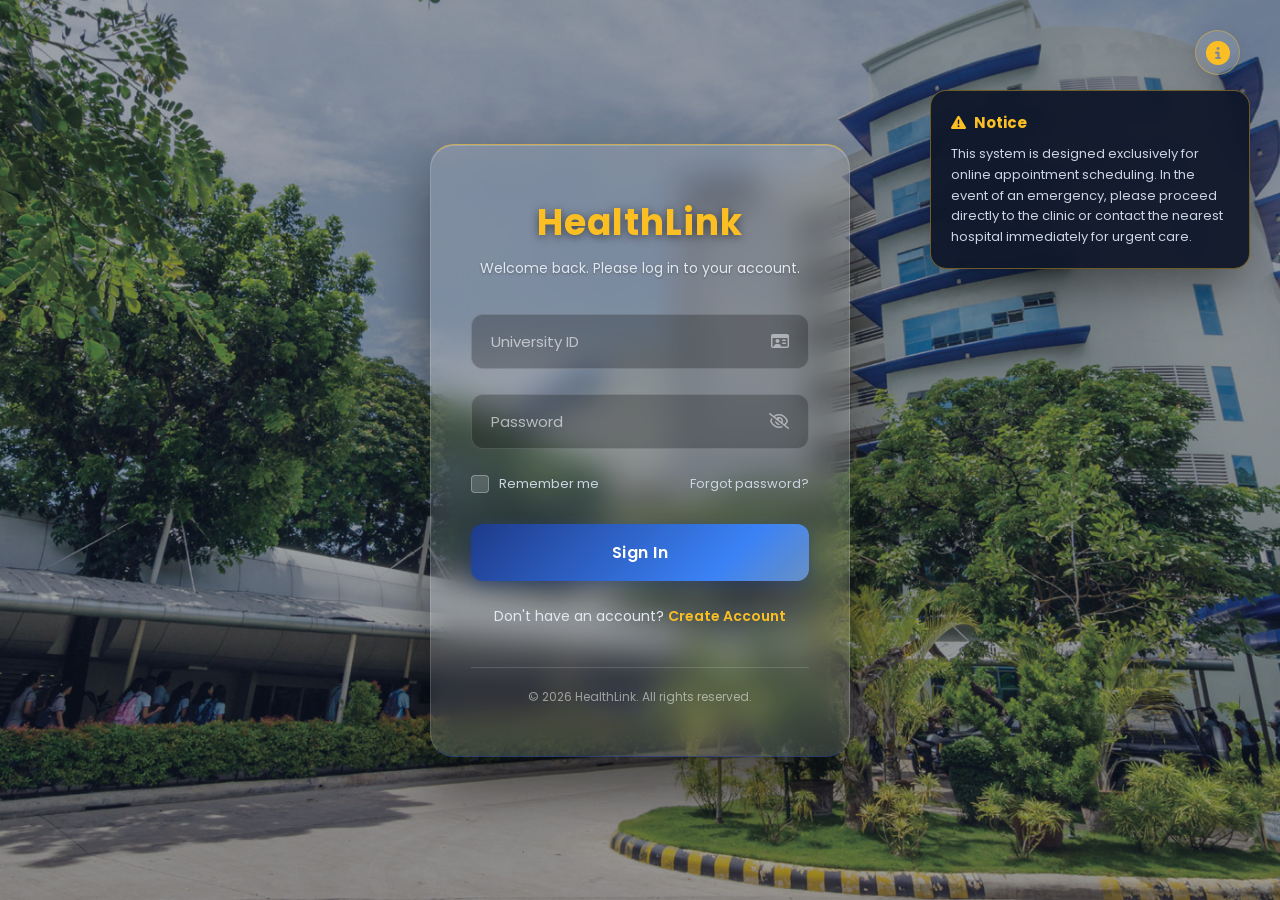
<file: index.html>
<!DOCTYPE html>
<html lang="en">
<head>
    <meta charset="UTF-8">
    <meta name="viewport" content="width=device-width, initial-scale=1.0">
    <title>USTP HealthLink | Login</title>
    
    <link href="https://fonts.googleapis.com/css2?family=Poppins:wght@300;400;500;600;700&display=swap" rel="stylesheet">
    <link rel="stylesheet" href="https://cdnjs.cloudflare.com/ajax/libs/font-awesome/6.4.0/css/all.min.css">
    
    <link rel="stylesheet" href="style.css">
</head>
<body>

    <!-- Toast Notification -->
    <div id="toast" class="toast">
        <div class="toast-icon">
            <i class="fa-solid fa-circle-exclamation"></i>
        </div>
        <div class="toast-content">
            <h4>Login Failed</h4>
            <p>Invalid University ID or Password.</p>
        </div>
        <div class="toast-close" onclick="closeToast()">
            <i class="fa-solid fa-xmark"></i>
        </div>
    </div>

    <!-- Notice Icon -->
    <div class="notice-container">
        <button class="notice-btn" id="noticeBtn" title="Important Notice">
            <i class="fa-solid fa-circle-info"></i>
        </button>
        
        <div class="notice-popup" id="noticePopup">
            <div class="notice-header">
                <i class="fa-solid fa-triangle-exclamation"></i> Notice
            </div>
            <p>This system is designed exclusively for online appointment scheduling. In the event of an emergency, please proceed directly to the clinic or contact the nearest hospital immediately for urgent care.</p>
        </div>
    </div>

    <div class="background-glow"></div>

    <div class="login-container">
        <div class="login-card" id="loginCard">
            <div class="login-header">
                <h1>HealthLink</h1>
                <p>Welcome back. Please log in to your account.</p>
            </div>

            <form class="login-form" id="loginForm">
                
                <div class="input-group">
                    <input type="text" id="username" required placeholder=" ">
                    <label for="username">University ID</label>
                    <i class="fa-regular fa-id-card static-icon"></i>
                </div>

                <div class="input-group">
                    <input type="password" id="password" required placeholder=" ">
                    <label for="password">Password</label>
                    <i class="fa-regular fa-eye-slash interactive-icon" id="toggleIcon"></i>
                </div>

                <div class="options">
                    <label class="custom-checkbox">
                        <input type="checkbox" id="remember">
                        <span class="checkmark"></span>
                        Remember me
                    </label>
                    <a href="#" class="forgot-link">Forgot password?</a>
                </div>

                <button type="submit" class="login-btn" id="loginBtn">
                    <span>Sign In</span>
                </button>

                <div class="signup-link">
                    Don't have an account? <a href="#">Create Account</a>
                </div>
            </form>

            <div class="card-footer">
                &copy; 2026 HealthLink. All rights reserved.
            </div>
        </div>
    </div>

    <!-- Load Global Scripts -->
    <script src="script.js"></script>

    <!-- Inline Script for Notice Popup Logic -->
    <script>
        document.addEventListener('DOMContentLoaded', () => {
            const noticeBtn = document.getElementById('noticeBtn');
            const noticePopup = document.getElementById('noticePopup');

            if (noticeBtn && noticePopup) {
                // 1. Start unhighlighted
                noticeBtn.classList.add('hidden');

                // 2. Auto-show after 100ms
                setTimeout(() => {
                    noticePopup.classList.add('show');
                    noticeBtn.classList.remove('hidden'); 
                }, 100);

                // 3. Auto-hide after 3 seconds
                setTimeout(() => {
                    noticePopup.classList.remove('show');
                    noticeBtn.classList.add('hidden');
                }, 3100);

                // 4. Toggle on manual click
                noticeBtn.addEventListener('click', (e) => {
                    e.stopPropagation();
                    noticePopup.classList.toggle('show');
                    
                    if (noticePopup.classList.contains('show')) {
                        noticeBtn.classList.remove('hidden');
                    } else {
                        noticeBtn.classList.add('hidden');
                    }
                });

                // 5. Close on outside click
                document.addEventListener('click', (e) => {
                    if (!noticePopup.contains(e.target) && !noticeBtn.contains(e.target)) {
                        noticePopup.classList.remove('show');
                        noticeBtn.classList.add('hidden');
                    }
                });
            }
        });
    </script>
</body>
</html>
</file>
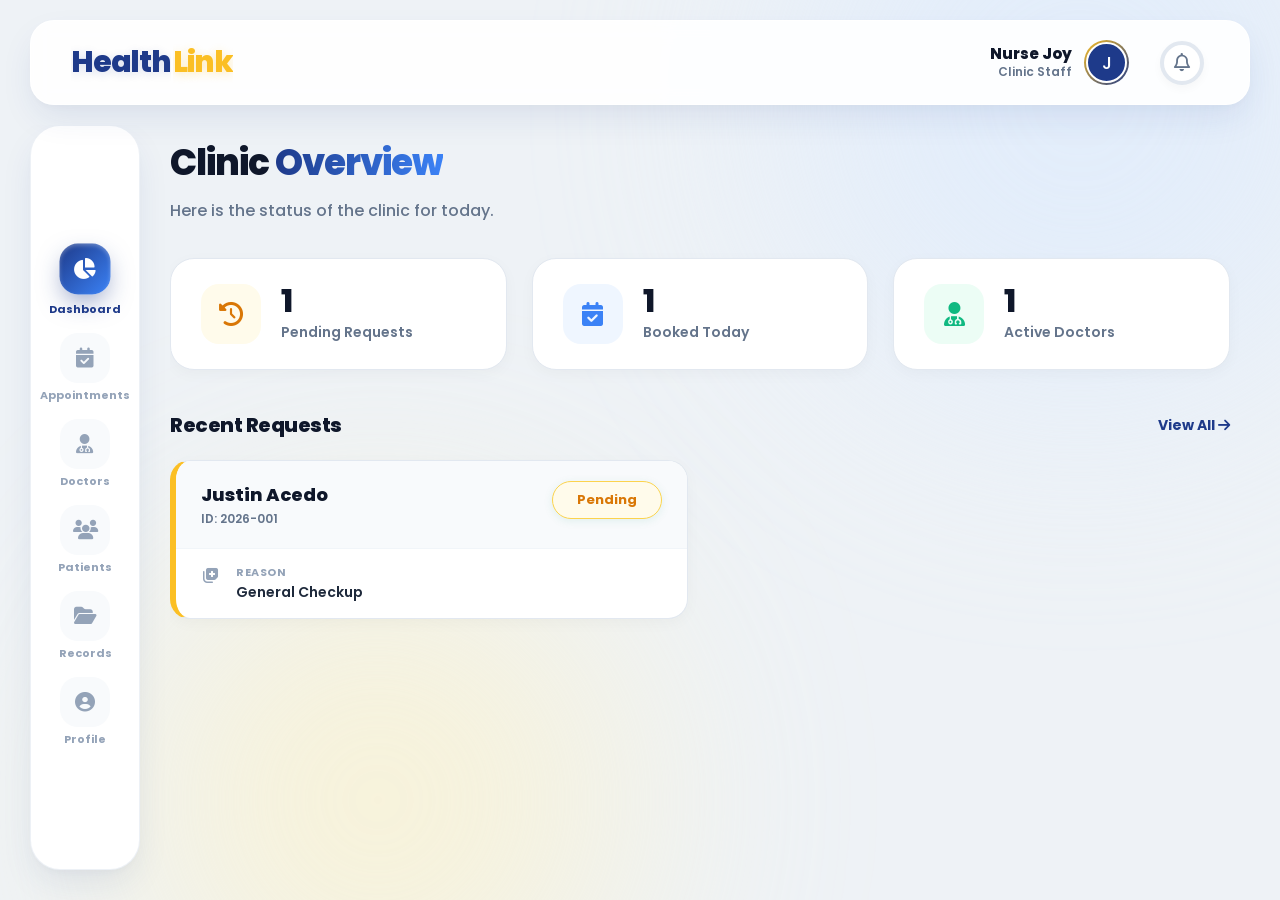
<file: nurse_dashboard.html>
<!DOCTYPE html>
<html lang="en">
<head>
    <meta charset="UTF-8">
    <meta name="viewport" content="width=device-width, initial-scale=1.0">
    <title>USTP HealthLink | Nurse Portal</title>
    
    <link href="https://fonts.googleapis.com/css2?family=Poppins:wght@300;400;500;600;700;800&display=swap" rel="stylesheet">
    <link rel="stylesheet" href="https://cdnjs.cloudflare.com/ajax/libs/font-awesome/6.4.0/css/all.min.css">
    
    <link rel="stylesheet" href="style.css">
</head>
<body class="dashboard-body">

    <div class="bg-canvas">
        <div class="glow glow-blue"></div>
        <div class="glow glow-gold"></div>
    </div>

    <div class="app-container">
        
        <!-- Top Header -->
        <header class="top-header">
            <div class="brand-logo" style="cursor: default;">
                <span class="text-blue">Health</span><span class="text-gold">Link</span>
            </div>

            <div class="header-right-side">
                
                <!-- Profile Button -->
                <div class="profile-btn" onclick="switchNurseTab(event, 'profile')">
                    <div class="user-info">
                        <h2>Nurse Joy</h2>
                        <p>Clinic Staff</p>
                    </div>
                    <div class="user-avatar">
                        <span class="avatar-fallback nurse-avatar" title="Joy">J</span>
                    </div>
                </div>

                <!-- Notifications -->
                <div class="notification-container">
                    <button class="notification-btn" id="notifBtn" title="Notifications">
                        <i class="fa-regular fa-bell"></i>
                    </button>
                    
                    <div class="notice-popup notification-popup" id="notifPopup">
                        <div class="notice-header">
                            <i class="fa-regular fa-bell"></i> Notifications
                        </div>
                        <div class="notif-list">
                            <div class="notif-empty">
                                <div class="notif-empty-icon">
                                    <i class="fa-regular fa-bell-slash"></i>
                                </div>
                                <h4>All caught up!</h4>
                                <p>You have no new notifications at this time.</p>
                            </div>
                        </div>
                    </div>
                </div>

            </div>
        </header>

        <!-- Main Layout -->
        <div class="main-layout">
            
            <!-- Left Panel -->
            <aside class="left-panel">
                <div class="nav-track">
                    <a href="#" class="nav-item active" id="nav-overview" onclick="switchNurseTab(event, 'overview')">
                        <div class="nav-icon"><i class="fa-solid fa-chart-pie"></i></div>
                        <span>Dashboard</span>
                    </a>
                    <a href="#" class="nav-item" id="nav-appointments" onclick="switchNurseTab(event, 'appointments')">
                        <div class="nav-icon"><i class="fa-solid fa-calendar-check"></i></div>
                        <span>Appointments</span>
                    </a>
                    <a href="#" class="nav-item" id="nav-doctors" onclick="switchNurseTab(event, 'doctors')">
                        <div class="nav-icon"><i class="fa-solid fa-user-doctor"></i></div>
                        <span>Doctors</span>
                    </a>
                    <a href="#" class="nav-item" id="nav-patients" onclick="switchNurseTab(event, 'patients')">
                        <div class="nav-icon"><i class="fa-solid fa-users"></i></div>
                        <span>Patients</span>
                    </a>
                    <a href="#" class="nav-item" id="nav-records" onclick="switchNurseTab(event, 'records')">
                        <div class="nav-icon"><i class="fa-solid fa-folder-open"></i></div>
                        <span>Records</span>
                    </a>
                    <a href="#" class="nav-item" id="nav-profile" onclick="switchNurseTab(event, 'profile')">
                        <div class="nav-icon"><i class="fa-solid fa-user-circle"></i></div>
                        <span>Profile</span>
                    </a>
                </div>
            </aside>

            <!-- Right Panel -->
            <main class="right-panel">
                
                <!-- Overview Dashboard -->
                <div id="view-overview" class="page-view active-view">
                    <div class="welcome-banner">
                        <div class="welcome-text">
                            <h1>Clinic <span>Overview</span></h1>
                            <p>Here is the status of the clinic for today.</p>
                        </div>
                    </div>

                    <div class="nurse-stats-grid">
                        <div class="nurse-stat-card">
                            <div class="stat-icon yellow"><i class="fa-solid fa-clock-rotate-left"></i></div>
                            <div class="stat-info">
                                <h3>1</h3>
                                <p>Pending Requests</p>
                            </div>
                        </div>
                        <div class="nurse-stat-card">
                            <div class="stat-icon blue"><i class="fa-solid fa-calendar-check"></i></div>
                            <div class="stat-info">
                                <h3>1</h3>
                                <p>Booked Today</p>
                            </div>
                        </div>
                        <div class="nurse-stat-card">
                            <div class="stat-icon green"><i class="fa-solid fa-user-doctor"></i></div>
                            <div class="stat-info">
                                <h3>1</h3>
                                <p>Active Doctors</p>
                            </div>
                        </div>
                    </div>

                    <div class="content-section" style="margin-top: 40px;">
                        <div class="section-header" style="display: flex; justify-content: space-between; align-items: center; margin-bottom: 20px;">
                            <h3 style="font-size: 20px; font-weight: 800; color: #0f172a;">Recent Requests</h3>
                            <a href="#" onclick="switchNurseTab(event, 'appointments')" style="color: #1e3a8a; font-weight: 700; text-decoration: none; font-size: 14px;">View All <i class="fa-solid fa-arrow-right"></i></a>
                        </div>
                        <div class="approval-grid">
                            <div class="approval-card" style="border-left-color: #fbbf24;">
                                <div class="approval-card-header">
                                    <div class="student-info">
                                        <h3>Justin Acedo</h3>
                                        <p>ID: 2026-001</p>
                                    </div>
                                    <span class="status-badge pending">Pending</span>
                                </div>
                                <div class="approval-card-body" style="padding: 15px 25px;">
                                    <div class="info-row">
                                        <i class="fa-solid fa-notes-medical"></i>
                                        <div>
                                            <span class="info-label">Reason</span>
                                            <span class="info-value">General Checkup</span>
                                        </div>
                                    </div>
                                </div>
                            </div>
                        </div>
                    </div>
                </div>

                <!-- Appointments -->
                <div id="view-appointments" class="page-view">
                    <div class="welcome-banner" style="display: flex; justify-content: space-between; align-items: flex-end;">
                        <div class="welcome-text">
                            <h1>Active <span>Appointments</span></h1>
                            <p>Monitor and manage all clinic appointments.</p>
                        </div>
                    </div>

                    <div class="appt-controls">
                        <div class="appt-tabs">
                            <button class="appt-tab active" id="tab-all" onclick="filterAppointments('all')">All Active</button>
                            <button class="appt-tab" id="tab-pending" onclick="filterAppointments('pending')">Pending</button>
                            <button class="appt-tab" id="tab-confirmed" onclick="filterAppointments('confirmed')">Confirmed</button>
                        </div>
                        <div class="appt-search">
                            <i class="fa-solid fa-magnifying-glass"></i>
                            <input type="text" placeholder="Search appointments...">
                        </div>
                    </div>

                    <div class="admin-table-container" style="padding: 0; overflow: hidden;">
                        <table class="admin-table" id="appointments-table">
                            <thead style="background: #f8fafc;">
                                <tr>
                                    <th style="padding-left: 25px;">Patient</th>
                                    <th>Doctor</th>
                                    <th>Date & Time</th>
                                    <th>Reason</th>
                                    <th>Status</th>
                                    <th style="text-align: right; padding-right: 25px;">Actions</th>
                                </tr>
                            </thead>
                            <tbody>
                                <!-- Row 1: Confirmed (Upcoming) - UPDATED TO JUSTIN -->
                                <tr class="appt-row" data-status="confirmed">
                                    <td style="padding-left: 25px;">
                                        <div class="table-user">
                                            <div class="table-avatar" style="background: #e0e7ff; color: #4338ca;">J</div>
                                            <div class="table-user-info">
                                                <h4>Justin Jacob Acedo</h4>
                                                <p>justin.acedo@ustp.edu.ph</p>
                                            </div>
                                        </div>
                                    </td>
                                    <td><strong>Dr. Mabini</strong></td>
                                    <td>2026-11-24<br><span style="font-size:12px; color:#64748b;">1:00 PM</span></td>
                                    <td>Dental Checkup</td>
                                    <td><span class="status-badge confirmed">Confirmed</span></td>
                                    <td style="text-align: right; padding-right: 25px;">
                                        <button class="action-btn view" onclick="moveToRecords(this)"><i class="fa-solid fa-check"></i> Mark Completed</button>
                                    </td>
                                </tr>
                                <!-- Row 2: Pending -->
                                <tr class="appt-row" data-status="pending">
                                    <td style="padding-left: 25px;">
                                        <div class="table-user">
                                            <div class="table-avatar" style="background: #fffbeb; color: #d97706;">A</div>
                                            <div class="table-user-info">
                                                <h4>Andres Bonifacio</h4>
                                                <p>andres.b@ustp.edu.ph</p>
                                            </div>
                                        </div>
                                    </td>
                                    <td><strong>Dr. Jose Rizal</strong></td>
                                    <td>2026-11-26<br><span style="font-size:12px; color:#64748b;">3:00 AM</span></td>
                                    <td>Medical Consultation</td>
                                    <td><span class="status-badge pending">Pending</span></td>
                                    <td style="text-align: right; padding-right: 25px;">
                                        <button class="action-btn approve" onclick="approveAppointment(this)"><i class="fa-solid fa-check"></i> Approve</button>
                                        <button class="action-btn reject" onclick="rejectAppointment(this)"><i class="fa-solid fa-xmark"></i></button>
                                    </td>
                                </tr>
                            </tbody>
                        </table>
                    </div>
                </div>

                <!-- Doctors -->
                <div id="view-doctors" class="page-view">
                    <div class="welcome-banner" style="display: flex; justify-content: space-between; align-items: flex-end;">
                        <div class="welcome-text">
                            <h1>Doctor <span>Schedule</span></h1>
                            <p>Manage which doctors are currently active for booking.</p>
                        </div>
                        <button class="profile-btn-primary" onclick="openAddDoctorModal()" style="margin-bottom: 10px;">
                            <i class="fa-solid fa-plus"></i> Add Doctor
                        </button>
                    </div>

                    <div class="content-section">
                        <div class="admin-table-container">
                            <table class="admin-table" id="doctor-table">
                                <thead>
                                    <tr>
                                        <th>Doctor Name</th>
                                        <th>Specialty</th>
                                        <th>Schedule</th>
                                        <th>Status</th>
                                        <th>Action</th>
                                    </tr>
                                </thead>
                                <tbody id="doctor-table-body">
                                    <tr id="doc-row-1">
                                        <td><strong>Dr. Mabini</strong></td>
                                        <td>General Physician</td>
                                        <td><span id="doc-sched-1" style="font-size: 13px; color: #64748b;">Mon-Fri, 8:00 AM - 12:00 PM</span></td>
                                        <td><span class="status-badge confirmed" id="doc-status-1">Active</span></td>
                                        <td>
                                            <button class="action-btn" style="margin-right: 5px;" onclick="openScheduleModal(1, 'Dr. Mabini')">Manage Schedule</button>
                                            <button class="action-btn" id="doc-btn-1" onclick="toggleDoctorStatus(1)">Set On Leave</button>
                                            <button class="action-btn reject" onclick="removeDoctor(1)"><i class="fa-solid fa-trash"></i></button>
                                        </td>
                                    </tr>
                                    <tr id="doc-row-2">
                                        <td><strong>Dr. Jose Rizal</strong></td>
                                        <td>General Dentist</td>
                                        <td><span id="doc-sched-2" style="font-size: 13px; color: #64748b;">Tue-Thu, 1:00 PM - 4:00 PM</span></td>
                                        <td><span class="status-badge" id="doc-status-2" style="background:#f1f5f9; color:#64748b; border-color:#e2e8f0;">On Leave</span></td>
                                        <td>
                                            <button class="action-btn" style="margin-right: 5px;" onclick="openScheduleModal(2, 'Dr. Jose Rizal')">Manage Schedule</button>
                                            <button class="action-btn" id="doc-btn-2" onclick="toggleDoctorStatus(2)">Set Active</button>
                                            <button class="action-btn reject" onclick="removeDoctor(2)"><i class="fa-solid fa-trash"></i></button>
                                        </td>
                                    </tr>
                                </tbody>
                            </table>
                        </div>
                    </div>
                </div>

                <!-- Patients -->
                <div id="view-patients" class="page-view">
                    <div class="welcome-banner">
                        <div class="welcome-text">
                            <h1>Patient <span>Directory</span></h1>
                            <p>Search and view student medical histories.</p>
                        </div>
                    </div>
                    <div class="profile-card" style="text-align: center; padding: 60px;">
                        <i class="fa-solid fa-users" style="font-size: 40px; color: #cbd5e1; margin-bottom: 15px;"></i>
                        <h3 style="color: #0f172a; font-size: 20px;">Patient Database</h3>
                        <p style="color: #64748b; margin-top: 5px;">This feature is coming soon in full development.</p>
                    </div>
                </div>

                <!-- Records (Completed Visits) -->
                <div id="view-records" class="page-view">
                    <div class="welcome-banner">
                        <div class="welcome-text">
                            <h1>Medical <span>Records</span></h1>
                            <p>Manage completed clinic visit logs.</p>
                        </div>
                    </div>
                    
                    <div class="admin-table-container" style="padding: 0; overflow: hidden;">
                        <table class="admin-table">
                            <thead style="background: #f8fafc;">
                                <tr>
                                    <th style="padding-left: 25px;">Patient</th>
                                    <th>Doctor</th>
                                    <th>Date & Time</th>
                                    <th>Reason</th>
                                    <th>Status</th>
                                    <th style="text-align: right; padding-right: 25px;">Actions</th>
                                </tr>
                            </thead>
                            <tbody id="records-table-body">
                                <!-- Row 1: Existing historical record -->
                                <tr>
                                    <td style="padding-left: 25px;">
                                        <div class="table-user">
                                            <div class="table-avatar" style="background: #f3e8ff; color: #9333ea;">M</div>
                                            <div class="table-user-info">
                                                <h4>Maria Clara</h4>
                                                <p>maria.clara@ustp.edu.ph</p>
                                            </div>
                                        </div>
                                    </td>
                                    <td><strong>Dr. Rizal</strong></td>
                                    <td>2026-11-20<br><span style="font-size:12px; color:#64748b;">10:00 AM</span></td>
                                    <td>Dental Checkup</td>
                                    <td><span class="status-badge confirmed" style="background: #f0fdf4; color: #16a34a; border-color: #bbf7d0;">Completed</span></td>
                                    <td style="text-align: right; padding-right: 25px;">
                                        <button class="action-btn view" onclick="alert('View Medical Record')"><i class="fa-solid fa-eye"></i> View</button>
                                    </td>
                                </tr>
                            </tbody>
                        </table>
                    </div>
                </div>

                <!-- Profile -->
                <div id="view-profile" class="page-view">
                    <div class="welcome-banner">
                        <div class="welcome-text">
                            <h1>My <span>Profile</span></h1>
                            <p>Manage your account information and settings.</p>
                        </div>
                    </div>

                    <div class="profile-content">
                        <div class="profile-hero-card">
                            <div class="profile-hero-bg"></div>
                            <div class="profile-hero-content">
                                <div class="profile-hero-avatar">
                                    <span class="avatar-fallback nurse-avatar" title="Joy">J</span>
                                </div>
                                <h1>Nurse Joy</h1>
                                <p>Registered Nurse | Clinic Staff</p>
                                <span class="profile-status-badge"><i class="fa-solid fa-check-circle"></i> Active Duty</span>
                            </div>
                        </div>

                        <div class="profile-card">
                            <h2 class="profile-card-title">Staff Information</h2>
                            <p class="profile-card-note">These fields are managed by the system administrator.</p>

                            <div class="profile-grid">
                                <div class="profile-field">
                                    <span class="profile-field-label">Staff ID</span>
                                    <span class="profile-field-value">NURSE-001</span>
                                </div>
                                <div class="profile-field">
                                    <span class="profile-field-label">Full Name</span>
                                    <span class="profile-field-value">Nurse Joy</span>
                                </div>
                                <div class="profile-field">
                                    <span class="profile-field-label">University Email</span>
                                    <span class="profile-field-value">nurse.joy@ustp.edu.ph</span>
                                </div>
                                <div class="profile-field">
                                    <span class="profile-field-label">Role</span>
                                    <span class="profile-field-value">Nurse</span>
                                </div>
                            </div>
                        </div>

                        <div class="logout-section">
                            <p class="logout-text">You'll need to sign in again to access your account.</p>
                            <button type="button" class="profile-btn-danger" onclick="confirmLogout()">
                                Log out
                            </button>
                        </div>
                    </div>
                </div>

            </main>
        </div>
    </div>

    <!-- Logout Confirm Modal -->
    <div class="modal-backdrop" id="confirm-modal" hidden>
        <div class="modal-card">
            <h3 class="modal-title" id="confirm-title">Confirm</h3>
            <p class="modal-text" id="confirm-text">Are you sure?</p>
            <div class="modal-actions">
                <button type="button" class="modal-btn-secondary" id="confirm-cancel">Cancel</button>
                <button type="button" class="modal-btn-primary" id="confirm-ok">Confirm</button>
            </div>
        </div>
    </div>

    <!-- Add Doctor Modal -->
    <div class="modal-backdrop" id="doctor-modal" hidden>
        <div class="modal-card">
            <h3 class="modal-title">Add New Doctor</h3>
            <form id="add-doctor-form" onsubmit="saveNewDoctor(event)">
                <div class="profile-label" style="margin-bottom: 15px;">
                    <label>Doctor Name</label>
                    <input type="text" id="new-doc-name" placeholder="e.g., Dela Cruz (Do not include 'Dr.')" required>
                </div>
                <div class="profile-label" style="margin-bottom: 25px;">
                    <label>Specialty</label>
                    <select id="new-doc-specialty" required>
                        <option value="" disabled selected>Select specialty...</option>
                        <option value="General Physician">General Physician</option>
                        <option value="General Dentist">General Dentist</option>
                    </select>
                </div>
                <div class="modal-actions">
                    <button type="button" class="modal-btn-secondary" onclick="closeAddDoctorModal()">Cancel</button>
                    <button type="submit" class="modal-btn-primary">Save Doctor</button>
                </div>
            </form>
        </div>
    </div>

    <!-- Manage Schedule Modal -->
    <div class="modal-backdrop" id="schedule-modal" hidden>
        <div class="modal-card">
            <h3 class="modal-title" id="schedule-modal-title">Manage Schedule</h3>
            <form id="schedule-form" onsubmit="saveSchedule(event)">
                <input type="hidden" id="sched-doc-id">
                <div class="profile-label" style="margin-bottom: 15px;">
                    <label>Days Available</label>
                    <input type="text" id="sched-days" placeholder="e.g., Monday to Friday, or Mon/Wed/Fri" required>
                </div>
                <div class="profile-row">
                    <div class="profile-label">
                        <label>Start Time</label>
                        <input type="time" id="sched-start" required>
                    </div>
                    <div class="profile-label">
                        <label>End Time</label>
                        <input type="time" id="sched-end" required>
                    </div>
                </div>
                <div class="modal-actions">
                    <button type="button" class="modal-btn-secondary" onclick="closeScheduleModal()">Cancel</button>
                    <button type="submit" class="modal-btn-primary">Save Schedule</button>
                </div>
            </form>
        </div>
    </div>

    <script src="script.js"></script>

    <script>
        // Tab Switching
        function switchNurseTab(event, tabName) {
            if (event) event.preventDefault();
            
            document.querySelectorAll('.page-view').forEach(view => view.classList.remove('active-view'));
            document.querySelectorAll('.nav-item').forEach(nav => nav.classList.remove('active'));

            const viewId = 'view-' + tabName;
            const navId = 'nav-' + tabName;

            if (document.getElementById(viewId)) {
                document.getElementById(viewId).classList.add('active-view');
                document.getElementById(navId).classList.add('active');
            }
        }

        // Appointment Action Logic
        function filterAppointments(status) {
            document.querySelectorAll('.appt-tab').forEach(tab => tab.classList.remove('active'));
            document.getElementById('tab-' + status).classList.add('active');

            const rows = document.querySelectorAll('.appt-row');
            rows.forEach(row => {
                const rowStatus = row.getAttribute('data-status');
                if (status === 'all' || rowStatus === status) {
                    row.style.display = ''; 
                } else {
                    row.style.display = 'none'; 
                }
            });
        }

        function approveAppointment(btn) {
            const row = btn.closest('tr');
            row.setAttribute('data-status', 'confirmed');
            
            const badge = row.querySelector('.status-badge');
            badge.className = 'status-badge confirmed';
            badge.textContent = 'Confirmed';
            
            const actionCell = row.querySelector('td:last-child');
            actionCell.innerHTML = `<button class="action-btn view" onclick="moveToRecords(this)"><i class="fa-solid fa-check"></i> Mark Completed</button>`;
            
            const activeTab = document.querySelector('.appt-tab.active').id.replace('tab-', '');
            filterAppointments(activeTab);
        }

        function rejectAppointment(btn) {
            if(confirm('Are you sure you want to cancel this appointment?')) {
                const row = btn.closest('tr');
                row.remove();
            }
        }

        function moveToRecords(btn) {
            const row = btn.closest('tr');
            const patientName = row.querySelector('h4').textContent;
            
            if(confirm(`Mark ${patientName}'s appointment as Completed and move to Records?`)) {
                const rowHTML = row.outerHTML;
                const recordsBody = document.getElementById('records-table-body');
                const newRow = document.createElement('tr');
                
                newRow.innerHTML = rowHTML;
                const statusBadge = newRow.querySelector('.status-badge');
                statusBadge.className = 'status-badge confirmed';
                statusBadge.style.background = '#f0fdf4';
                statusBadge.style.color = '#16a34a';
                statusBadge.style.borderColor = '#bbf7d0';
                statusBadge.textContent = 'Completed';
                
                newRow.querySelector('td:last-child').innerHTML = `<button class="action-btn view" onclick="alert('View Medical Record')"><i class="fa-solid fa-eye"></i> View</button>`;
                
                recordsBody.appendChild(newRow);
                row.remove();
            }
        }

        // Doctor Status Toggle
        function toggleDoctorStatus(id) {
            const statusBadge = document.getElementById(`doc-status-${id}`);
            const actionBtn = document.getElementById(`doc-btn-${id}`);

            if (statusBadge.textContent.trim() === 'Active') {
                statusBadge.className = 'status-badge';
                statusBadge.style.background = '#f1f5f9';
                statusBadge.style.color = '#64748b';
                statusBadge.style.borderColor = '#e2e8f0';
                statusBadge.textContent = 'On Leave';
                actionBtn.textContent = 'Set Active';
            } else {
                statusBadge.className = 'status-badge confirmed';
                statusBadge.style.background = '';
                statusBadge.style.color = '';
                statusBadge.style.borderColor = '';
                statusBadge.textContent = 'Active';
                actionBtn.textContent = 'Set On Leave';
            }
        }

        // Notifications
        const notifBtn = document.getElementById('notifBtn');
        const notifPopup = document.getElementById('notifPopup');
        if (notifBtn && notifPopup) {
            notifBtn.addEventListener('click', (e) => {
                e.stopPropagation();
                notifPopup.classList.toggle('show');
            });
            document.addEventListener('click', (e) => {
                if (!notifPopup.contains(e.target) && !notifBtn.contains(e.target)) {
                    notifPopup.classList.remove('show');
                }
            });
        }

        // Doctor Management Logic
        let doctorIdCounter = 3;

        function openAddDoctorModal() {
            const modal = document.getElementById('doctor-modal');
            modal.hidden = false;
            requestAnimationFrame(() => modal.classList.add('visible'));
            document.getElementById('new-doc-name').focus();
        }

        function closeAddDoctorModal() {
            const modal = document.getElementById('doctor-modal');
            modal.classList.remove('visible');
            setTimeout(() => { modal.hidden = true; }, 200);
            document.getElementById('add-doctor-form').reset();
        }

        function saveNewDoctor(e) {
            e.preventDefault();
            const rawName = document.getElementById('new-doc-name').value.trim();
            const formattedName = rawName.startsWith('Dr.') ? rawName : `Dr. ${rawName}`;
            const specialty = document.getElementById('new-doc-specialty').value;
            const currentId = doctorIdCounter++;

            const tbody = document.getElementById('doctor-table-body');
            const tr = document.createElement('tr');
            tr.id = `doc-row-${currentId}`;
            
            tr.innerHTML = `
                <td><strong>${formattedName}</strong></td>
                <td>${specialty}</td>
                <td><span id="doc-sched-${currentId}" style="font-size: 13px; color: #64748b;">Not set</span></td>
                <td><span class="status-badge" id="doc-status-${currentId}" style="background:#f1f5f9; color:#64748b; border-color:#e2e8f0;">On Leave</span></td>
                <td>
                    <button class="action-btn" style="margin-right: 5px;" onclick="openScheduleModal(${currentId}, '${formattedName}')">Manage Schedule</button>
                    <button class="action-btn" id="doc-btn-${currentId}" onclick="toggleDoctorStatus(${currentId})">Set Active</button>
                    <button class="action-btn reject" onclick="removeDoctor(${currentId})"><i class="fa-solid fa-trash"></i></button>
                </td>
            `;
            
            tbody.appendChild(tr);
            closeAddDoctorModal();
        }

        function removeDoctor(id) {
            if(confirm("Are you sure you want to remove this doctor from the system?")) {
                const row = document.getElementById(`doc-row-${id}`);
                if (row) row.remove();
            }
        }

        // Schedule Management Logic
        function openScheduleModal(id, name) {
            const modal = document.getElementById('schedule-modal');
            document.getElementById('sched-doc-id').value = id;
            document.getElementById('schedule-modal-title').textContent = `Manage Schedule: ${name}`;
            
            const currentSchedText = document.getElementById(`doc-sched-${id}`).textContent;
            if (currentSchedText !== 'Not set') {
                const parts = currentSchedText.split(', ');
                if(parts.length === 2) {
                    document.getElementById('sched-days').value = parts[0];
                    const times = parts[1].split(' - ');
                    if (times.length === 2) {
                        document.getElementById('sched-start').value = convertTo24Hour(times[0]);
                        document.getElementById('sched-end').value = convertTo24Hour(times[1]);
                    }
                }
            } else {
                document.getElementById('schedule-form').reset();
            }

            modal.hidden = false;
            requestAnimationFrame(() => modal.classList.add('visible'));
        }

        function closeScheduleModal() {
            const modal = document.getElementById('schedule-modal');
            modal.classList.remove('visible');
            setTimeout(() => { modal.hidden = true; }, 200);
        }

        function saveSchedule(e) {
            e.preventDefault();
            const id = document.getElementById('sched-doc-id').value;
            const days = document.getElementById('sched-days').value;
            const start = document.getElementById('sched-start').value;
            const end = document.getElementById('sched-end').value;

            const startFormatted = convertTo12Hour(start);
            const endFormatted = convertTo12Hour(end);

            document.getElementById(`doc-sched-${id}`).textContent = `${days}, ${startFormatted} - ${endFormatted}`;
            closeScheduleModal();
        }

        function convertTo12Hour(time24) {
            if(!time24) return '';
            let [hours, minutes] = time24.split(':');
            hours = parseInt(hours, 10);
            const ampm = hours >= 12 ? 'PM' : 'AM';
            hours = hours % 12;
            hours = hours ? hours : 12;
            return `${hours}:${minutes} ${ampm}`;
        }

        function convertTo24Hour(time12) {
            if(!time12) return '';
            let [time, modifier] = time12.split(' ');
            let [hours, minutes] = time.split(':');
            if (hours === '12') hours = '00';
            if (modifier === 'PM') hours = parseInt(hours, 10) + 12;
            return `${hours.toString().padStart(2, '0')}:${minutes}`;
        }

        // Logout Modal
        let modalResolve = null;
        function showConfirm(title, message, okLabel = "Confirm", cancelLabel = "Cancel") {
            return new Promise(resolve => {
                const backdrop  = document.getElementById('confirm-modal');
                const titleEl   = document.getElementById('confirm-title');
                const textEl    = document.getElementById('confirm-text');
                const okBtn     = document.getElementById('confirm-ok');
                const cancelBtn = document.getElementById('confirm-cancel');

                titleEl.textContent   = title;
                textEl.textContent    = message;
                okBtn.textContent     = okLabel;
                cancelBtn.textContent = cancelLabel;

                modalResolve = (value) => {
                    backdrop.classList.remove('visible');
                    setTimeout(() => { backdrop.hidden = true; }, 200);
                    document.removeEventListener('keydown', onKey);
                    okBtn.removeEventListener('click', onOk);
                    cancelBtn.removeEventListener('click', onCancel);
                    backdrop.removeEventListener('click', onBackdrop);
                    modalResolve = null;
                    resolve(value);
                };

                const onOk       = () => modalResolve(true);
                const onCancel   = () => modalResolve(false);
                const onBackdrop = (e) => { if (e.target === backdrop) modalResolve(false); };
                const onKey      = (e) => {
                    if (e.key === 'Escape') modalResolve(false);
                    if (e.key === 'Enter')  modalResolve(true);
                };

                okBtn.addEventListener('click', onOk);
                cancelBtn.addEventListener('click', onCancel);
                backdrop.addEventListener('click', onBackdrop);
                document.addEventListener('keydown', onKey);

                backdrop.hidden = false;
                requestAnimationFrame(() => backdrop.classList.add('visible'));
                okBtn.focus();
            });
        }

        async function confirmLogout() {
            const confirmed = await showConfirm(
                "End Shift?",
                "You will be logged out of the Nurse Station.",
                "Log out",
                "Stay"
            );
            if (!confirmed) return;
            window.location.href = 'nurse_login.html';
        }
    </script>
</body>
</html>
</file>
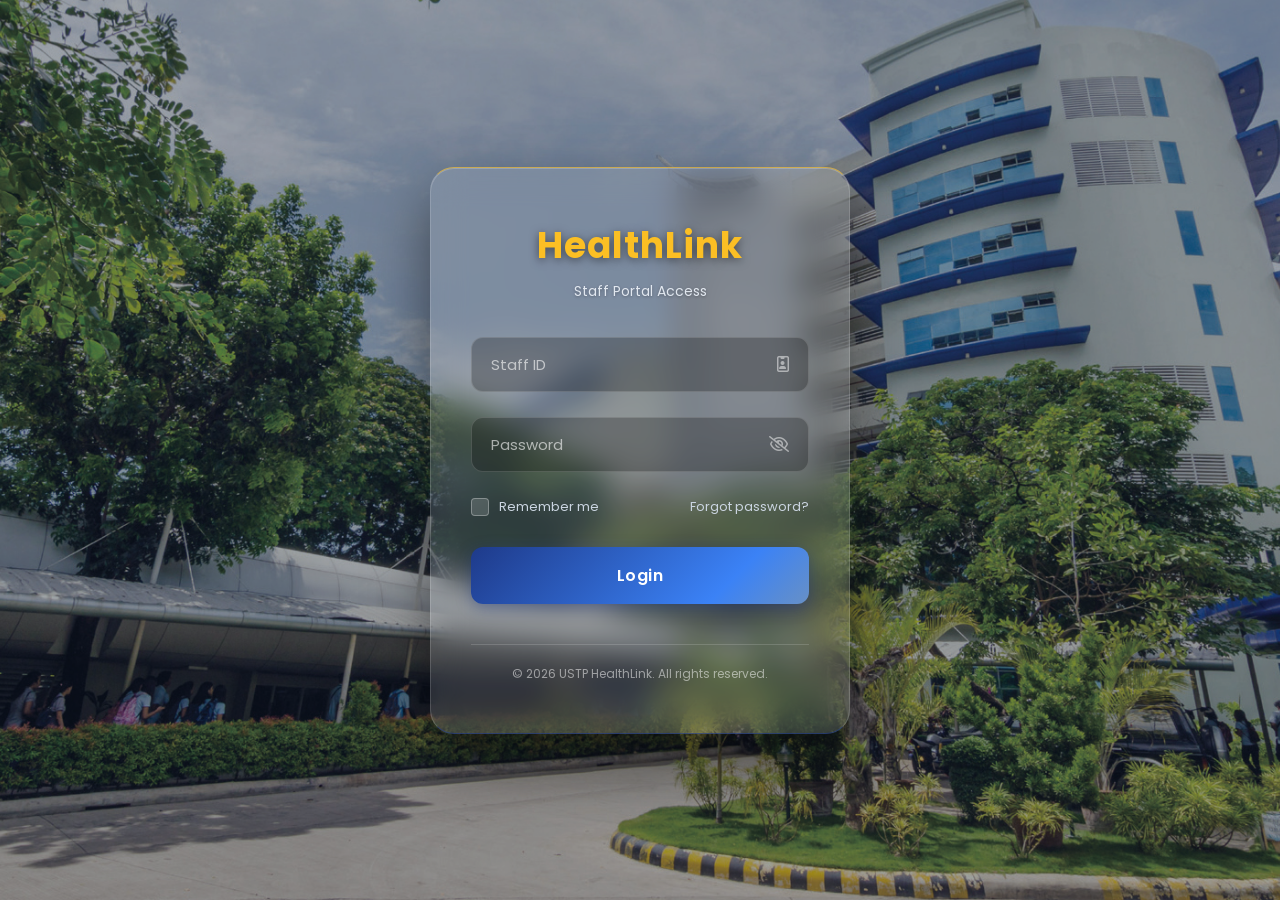
<file: nurse_login.html>
<!DOCTYPE html>
<html lang="en">
<head>
    <meta charset="UTF-8">
    <meta name="viewport" content="width=device-width, initial-scale=1.0">
    <title>USTP HealthLink | Staff Portal</title>
    
    <link href="https://fonts.googleapis.com/css2?family=Poppins:wght@300;400;500;600;700&display=swap" rel="stylesheet">
    <link rel="stylesheet" href="https://cdnjs.cloudflare.com/ajax/libs/font-awesome/6.4.0/css/all.min.css">
    
    <link rel="stylesheet" href="style.css">
</head>
<body>

    <div id="toast" class="toast">
        <div class="toast-icon">
            <i class="fa-solid fa-circle-exclamation"></i>
        </div>
        <div class="toast-content">
            <h4>Access Denied</h4>
            <p>Invalid Staff ID or Password.</p>
        </div>
        <div class="toast-close" onclick="closeToast()">
            <i class="fa-solid fa-xmark"></i>
        </div>
    </div>

    <div class="background-glow"></div>

    <div class="login-container">
        <div class="login-card" id="loginCard">
            
            <div class="login-header">
                <h1>HealthLink</h1>
                <p>Staff Portal Access</p>
            </div>

            <form class="login-form" id="nurseLoginForm">
                
                <div class="input-group">
                    <input type="text" id="staffId" required placeholder=" ">
                    <label for="staffId">Staff ID</label>
                    <i class="fa-regular fa-id-badge static-icon"></i>
                </div>

                <div class="input-group">
                    <input type="password" id="staffPassword" required placeholder=" ">
                    <label for="staffPassword">Password</label>
                    <i class="fa-regular fa-eye-slash interactive-icon" id="toggleIcon"></i>
                </div>

                <div class="options">
                    <label class="custom-checkbox">
                        <input type="checkbox" id="remember">
                        <span class="checkmark"></span>
                        Remember me
                    </label>
                    <a href="#" class="forgot-link">Forgot password?</a>
                </div>

                <button type="submit" class="login-btn" id="loginBtn">
                    <span>Login</span>
                </button>

            </form>

            <div class="card-footer">
                &copy; 2026 USTP HealthLink. All rights reserved.
            </div>
        </div>
    </div>

    <script>
        document.addEventListener('DOMContentLoaded', () => {
            const togglePassword = document.querySelector('#toggleIcon');
            const passwordInput = document.querySelector('#staffPassword');

            if(togglePassword && passwordInput) {
                togglePassword.addEventListener('click', function (e) {
                    const type = passwordInput.getAttribute('type') === 'password' ? 'text' : 'password';
                    passwordInput.setAttribute('type', type);
                    
                    if (type === 'text') {
                        this.classList.remove('fa-eye-slash');
                        this.classList.add('fa-eye');
                    } else {
                        this.classList.remove('fa-eye');
                        this.classList.add('fa-eye-slash');
                    }
                });
            }

            const loginForm = document.getElementById('nurseLoginForm');
            const loginBtn = document.getElementById('loginBtn');
            const toast = document.getElementById('toast');

            loginForm.addEventListener('submit', function(e) {
                e.preventDefault();
                
                const enteredId = document.getElementById('staffId').value.trim();
                const enteredPassword = document.getElementById('staffPassword').value;

                loginBtn.innerHTML = '<i class="fa-solid fa-spinner fa-spin"></i> Verifying...';
                loginBtn.style.opacity = '0.8';

                setTimeout(() => {
                    if (enteredId === 'NURSE-001' && enteredPassword === 'ustp123') {
                        window.location.href = 'nurse_dashboard.html'; 
                    } else {
                        loginBtn.innerHTML = '<span>Login</span>';
                        loginBtn.style.opacity = '1';
                        
                        toast.classList.add('show');
                        setTimeout(() => { toast.classList.remove('show'); }, 3500);
                    }
                }, 800);
            });
        });

        function closeToast() {
            const toast = document.getElementById('toast');
            toast.classList.remove('show');
        }
    </script>
</body>
</html>
</file>
<file: style.css>
/* =========================================
   1. GLOBAL RESET & TYPOGRAPHY
   ========================================= */
* {
    margin: 0;
    padding: 0;
    box-sizing: border-box;
    font-family: 'Poppins', sans-serif;
}

body {
    height: 100vh;
    width: 100%;
    overflow: hidden;
    background: #0f172a; 
}

/* =========================================
   2. LOGIN PAGE STYLES
   ========================================= */

.background-glow {
    position: absolute;
    top: 50%; 
    left: 50%;
    transform: translate(-50%, -50%);
    width: 550px; 
    height: 550px;
    background: radial-gradient(circle, rgba(251, 191, 36, 0.2) 0%, rgba(30, 58, 138, 0.3) 40%, transparent 70%);
    filter: blur(60px);
    z-index: 1;
    animation: pulseGlow 6s infinite alternate;
}

@keyframes pulseGlow {
    0% { 
        transform: translate(-50%, -50%) scale(1); 
        opacity: 0.7; 
    }
    100% { 
        transform: translate(-50%, -50%) scale(1.1); 
        opacity: 1; 
    }
}

.login-container {
    height: 100vh; 
    width: 100vw;
    background: url('bg.jpg') no-repeat center center/cover;
    display: flex; 
    justify-content: center; 
    align-items: center;
    position: relative; 
    z-index: 2;
}

.login-container::before {
    content: '';
    position: absolute; 
    top: 0; 
    left: 0; 
    width: 100%; 
    height: 100%;
    background: rgba(10, 25, 47, 0.4); 
    z-index: -1;
}

.login-card {
    position: relative; 
    z-index: 3;
    width: 420px; 
    padding: 50px 40px;
    border-radius: 24px;
    background: rgba(255, 255, 255, 0.1);
    backdrop-filter: blur(16px); 
    -webkit-backdrop-filter: blur(16px);
    border: 1px solid rgba(255, 255, 255, 0.15);
    border-top: 1px solid rgba(251, 191, 36, 0.6); 
    border-bottom: 1px solid rgba(30, 58, 138, 0.6);
    box-shadow: 0 30px 60px rgba(0, 0, 0, 0.5), inset 0 1px 0 rgba(255,255,255,0.2);
    color: #fff;
}

.login-header { 
    text-align: center; 
    margin-bottom: 35px; 
}

.login-header h1 { 
    font-size: 36px; 
    font-weight: 700; 
    letter-spacing: 1px; 
    margin-bottom: 8px; 
    text-shadow: 0 2px 10px rgba(0, 0, 0, 0.5); 
    color: #fbbf24; 
}

.login-header p { 
    font-size: 14px; 
    font-weight: 400; 
    color: #e2e8f0; 
    text-shadow: 0 1px 3px rgba(0,0,0,0.3); 
}

.input-group { 
    position: relative; 
    margin-bottom: 25px; 
}

.input-group input {
    width: 100%; 
    padding: 20px 45px 10px 20px; 
    border-radius: 12px; 
    background: rgba(0, 0, 0, 0.25); 
    border: 1px solid rgba(255, 255, 255, 0.15); 
    color: #fff; 
    font-size: 15px;
    outline: none; 
    transition: all 0.3s ease;
}

.input-group label {
    position: absolute; 
    left: 20px; 
    top: 50%; 
    transform: translateY(-50%);
    color: rgba(255, 255, 255, 0.6); 
    font-size: 15px; 
    pointer-events: none; 
    transition: all 0.3s ease;
}

.input-group input:focus ~ label,
.input-group input:not(:placeholder-shown) ~ label { 
    top: 10px; 
    font-size: 11px; 
    color: #fbbf24; 
    font-weight: 500; 
}

.input-group input:focus { 
    border-color: #fbbf24; 
    background: rgba(30, 58, 138, 0.3); 
    box-shadow: 0 0 15px rgba(251, 191, 36, 0.15); 
}

.input-group i { 
    position: absolute; 
    right: 20px; 
    top: 50%; 
    transform: translateY(-50%); 
    color: rgba(255, 255, 255, 0.5); 
    transition: 0.3s; 
}

.static-icon { 
    pointer-events: none; 
    cursor: default; 
}

.interactive-icon { 
    pointer-events: auto; 
    cursor: pointer; 
}

.input-group input:focus + .interactive-icon { 
    color: #fbbf24; 
}

.options { 
    display: flex; 
    justify-content: space-between; 
    align-items: center; 
    margin-bottom: 30px; 
    font-size: 13px; 
}

.custom-checkbox { 
    display: flex; 
    align-items: center; 
    cursor: pointer; 
    user-select: none; 
    color: #cbd5e1; 
}

.custom-checkbox input { 
    position: absolute; 
    opacity: 0; 
}

.checkmark {
    position: relative; 
    height: 18px; 
    width: 18px; 
    background-color: rgba(255, 255, 255, 0.15);
    border: 1px solid rgba(255, 255, 255, 0.3); 
    border-radius: 4px; 
    margin-right: 10px; 
    transition: all 0.2s;
}

.custom-checkbox input:checked ~ .checkmark { 
    background-color: #fbbf24; 
    border-color: #fbbf24; 
}

.checkmark:after { 
    content: ""; 
    position: absolute; 
    display: none; 
    left: 6px; 
    top: 2px; 
    width: 4px; 
    height: 10px; 
    border: solid #1e3a8a; 
    border-width: 0 2px 2px 0; 
    transform: rotate(45deg); 
}

.custom-checkbox input:checked ~ .checkmark:after { 
    display: block; 
}

.forgot-link { 
    color: #cbd5e1; 
    text-decoration: none; 
    transition: 0.3s; 
}

.forgot-link:hover { 
    color: #fbbf24; 
}

.login-btn {
    position: relative; 
    width: 100%; 
    padding: 16px; 
    border: none; 
    border-radius: 12px;
    background: linear-gradient(135deg, #1e3a8a 0%, #3b82f6 40%, #fbbf24 100%); 
    background-size: 200% auto;
    color: #fff; 
    font-size: 16px; 
    font-weight: 600; 
    letter-spacing: 0.5px; 
    cursor: pointer; 
    overflow: hidden; 
    transition: all 0.4s ease; 
    box-shadow: 0 4px 15px rgba(30, 58, 138, 0.4);
}

.login-btn::before {
    content: ''; 
    position: absolute; 
    top: 0; 
    left: -100%; 
    width: 100%; 
    height: 100%;
    background: linear-gradient(90deg, transparent, rgba(255,255,255,0.4), transparent); 
    transition: all 0.5s ease;
}

.login-btn:hover { 
    background-position: right center; 
    transform: translateY(-2px); 
    box-shadow: 0 8px 25px rgba(251, 191, 36, 0.4); 
}

.login-btn:hover::before { 
    left: 100%; 
}

.signup-link { 
    text-align: center; 
    margin-top: 25px; 
    font-size: 14px; 
    color: #e2e8f0; 
}

.signup-link a { 
    color: #fbbf24; 
    text-decoration: none; 
    font-weight: 600; 
    transition: 0.3s; 
}

.signup-link a:hover { 
    color: #fff; 
}

.card-footer { 
    margin-top: 40px; 
    text-align: center; 
    font-size: 12px; 
    color: rgba(255, 255, 255, 0.5); 
    border-top: 1px solid rgba(255, 255, 255, 0.15); 
    padding-top: 20px; 
}

/* =========================================
   3. SHARED UI COMPONENTS (Toast & Notices)
   ========================================= */

.toast {
    position: fixed; 
    top: -100px; 
    left: 50%; 
    transform: translateX(-50%);
    background: rgba(15, 23, 42, 0.95); 
    backdrop-filter: blur(15px); 
    -webkit-backdrop-filter: blur(15px);
    border: 1px solid rgba(239, 68, 68, 0.4); 
    border-left: 5px solid #ef4444; 
    padding: 15px 20px;
    border-radius: 16px; 
    display: flex; 
    align-items: center; 
    gap: 15px; 
    box-shadow: 0 20px 40px rgba(0, 0, 0, 0.5);
    z-index: 9999; 
    transition: all 0.5s cubic-bezier(0.68, -0.55, 0.265, 1.55); 
    opacity: 0;
}

.toast.show { 
    top: 30px; 
    opacity: 1; 
}

.toast-icon { 
    background: rgba(239, 68, 68, 0.2); 
    color: #ef4444; 
    width: 40px; 
    height: 40px; 
    border-radius: 50%; 
    display: flex; 
    justify-content: center; 
    align-items: center; 
    font-size: 20px; 
}

.toast-content h4 { 
    color: #f87171; 
    font-size: 15px; 
    font-weight: 700; 
    margin-bottom: 2px; 
}

.toast-content p { 
    color: #cbd5e1; 
    font-size: 13px; 
    font-weight: 500; 
}

.toast-close { 
    color: #64748b; 
    cursor: pointer; 
    font-size: 18px; 
    margin-left: 10px; 
    transition: 0.2s; 
}

.toast-close:hover { 
    color: #fff; 
}

.notice-container { 
    position: relative; 
    z-index: 100; 
}

body:not(.dashboard-body) .notice-container { 
    position: absolute; 
    top: 30px; 
    right: 40px; 
}

.notice-btn {
    background: rgba(255, 255, 255, 0.1); 
    border: 1px solid rgba(251, 191, 36, 0.4); 
    color: #fbbf24; 
    width: 45px; 
    height: 45px; 
    border-radius: 50%; 
    font-size: 24px; 
    cursor: pointer;
    backdrop-filter: blur(10px); 
    transition: all 0.3s ease; 
    display: flex; 
    justify-content: center; 
    align-items: center;
    box-shadow: 0 4px 15px rgba(0,0,0,0.1);
}

.notice-btn:hover:not(.hidden) { 
    background: rgba(251, 191, 36, 0.2); 
    transform: scale(1.05); 
}

.notice-btn.hidden { 
    border: 1px solid transparent; 
    background: transparent; 
    color: #ffffff; 
}

.notice-btn.hidden:hover { 
    transform: scale(1.1); 
    color: #cbd5e1; 
}

.top-header-notice .notice-btn {
    background: #ffffff; 
    border: 4px solid #e2e8f0; 
    color: #64748b; 
    font-size: 16px; 
    width: 44px; 
    height: 44px;
    box-shadow: 0 4px 10px rgba(0,0,0,0.03); 
    margin-left: 5px;
}

.top-header-notice .notice-btn:hover { 
    border-color: #cbd5e1; 
    color: #1e3a8a; 
    transform: scale(1.05); 
    box-shadow: 0 6px 15px rgba(0,0,0,0.08); 
}

.notice-popup {
    position: absolute; 
    top: 60px; 
    right: 0; 
    width: 320px;
    background: rgba(15, 23, 42, 0.95); 
    backdrop-filter: blur(15px); 
    -webkit-backdrop-filter: blur(15px);
    border: 1px solid rgba(251, 191, 36, 0.4); 
    border-radius: 16px; 
    padding: 20px; 
    color: #e2e8f0;
    box-shadow: 0 25px 50px -12px rgba(0, 0, 0, 0.5); 
    opacity: 0; 
    visibility: hidden; 
    transform: translateY(-10px);
    transition: all 0.4s ease; 
    margin-right: -10px; 
}

.notice-popup.show { 
    opacity: 1; 
    visibility: visible; 
    transform: translateY(0); 
}

.notice-header { 
    color: #fbbf24; 
    font-weight: 700; 
    font-size: 15px; 
    margin-bottom: 10px; 
    display: flex; 
    align-items: center; 
    gap: 8px; 
}

.notice-popup p { 
    font-size: 13px; 
    line-height: 1.6; 
    color: #cbd5e1; 
    font-weight: 400; 
}

.notification-container { 
    position: relative; 
    z-index: 101; 
}

.notification-btn { 
    background: #ffffff; 
    border: 4px solid #e2e8f0; 
    color: #64748b; 
    font-size: 18px; 
    width: 44px; 
    height: 44px; 
    border-radius: 50%; 
    cursor: pointer; 
    display: flex; 
    justify-content: center; 
    align-items: center; 
    transition: all 0.3s ease; 
    position: relative; 
    box-shadow: 0 4px 10px rgba(0,0,0,0.03); 
    margin-right: 5px; 
}

.notification-btn:hover { 
    border-color: #cbd5e1; 
    color: #1e3a8a; 
    transform: scale(1.05); 
    box-shadow: 0 6px 15px rgba(0,0,0,0.08); 
}

.notification-popup { 
    width: 320px; 
    right: -50px; 
    padding: 0; 
    overflow: hidden; 
}

.notification-popup .notice-header { 
    padding: 20px 20px 15px 20px; 
    margin-bottom: 0; 
    border-bottom: 1px solid rgba(255, 255, 255, 0.1); 
    background: rgba(255, 255, 255, 0.02); 
}

.notif-list { 
    display: flex; 
    flex-direction: column; 
    max-height: 350px; 
    overflow-y: auto; 
}

.notif-list::-webkit-scrollbar { 
    width: 4px; 
}

.notif-list::-webkit-scrollbar-thumb { 
    background: #475569; 
    border-radius: 10px; 
}

.notif-empty { 
    display: flex; 
    flex-direction: column; 
    align-items: center; 
    justify-content: center; 
    padding: 40px 20px; 
    text-align: center; 
}

.notif-empty-icon { 
    width: 60px; 
    height: 60px; 
    background: rgba(255, 255, 255, 0.05); 
    border-radius: 50%; 
    display: flex; 
    justify-content: center; 
    align-items: center; 
    font-size: 24px; 
    color: #64748b; 
    margin-bottom: 15px; 
}

.notif-empty h4 { 
    color: #f8fafc; 
    font-size: 16px; 
    font-weight: 700; 
    margin-bottom: 5px; 
}

.notif-empty p { 
    color: #94a3b8; 
    font-size: 13px; 
    font-weight: 500; 
    line-height: 1.4; 
}

/* =========================================
   4. DASHBOARD LAYOUT & HEADER (Shared)
   ========================================= */

.dashboard-body {
    margin: 0; 
    padding: 0; 
    font-family: 'Poppins', sans-serif;
    background-color: #eef2f6; 
    color: #334155; 
    height: 100vh; 
    overflow: hidden; 
    position: relative;
}

.bg-canvas { 
    position: absolute; 
    top: 0; 
    left: 0; 
    width: 100%; 
    height: 100%; 
    overflow: hidden; 
    z-index: 0; 
    pointer-events: none; 
}

.glow { 
    position: absolute; 
    border-radius: 50%; 
    filter: blur(120px); 
    opacity: 0.6; 
}

.glow-blue { 
    width: 600px; 
    height: 600px; 
    background: #dbeafe; 
    top: -200px; 
    right: -100px; 
}

.glow-gold { 
    width: 500px; 
    height: 500px; 
    background: #fef3c7; 
    bottom: -150px; 
    left: 10%; 
}

.app-container { 
    display: flex; 
    flex-direction: column; 
    height: 100vh; 
    position: relative; 
    z-index: 1; 
}

.top-header {
    display: flex; 
    justify-content: space-between; 
    align-items: center;
    background: rgba(255, 255, 255, 0.9); 
    backdrop-filter: blur(10px);
    height: 85px; 
    padding: 0 40px; 
    margin: 20px 30px; 
    border-radius: 24px;
    box-shadow: 0 4px 6px -1px rgba(0, 0, 0, 0.02), 0 15px 35px -5px rgba(30, 58, 138, 0.1);
    border: 1px solid rgba(255, 255, 255, 0.8); 
    z-index: 10;
}

.brand-logo { 
    font-size: 30px; 
    font-weight: 800; 
    letter-spacing: -1.2px; 
    display: flex; 
    align-items: center; 
    cursor: default; 
}

.brand-logo span { 
    position: relative; 
    overflow: hidden; 
    display: inline-block; 
}

.text-blue { 
    color: #1e3a8a; 
    text-shadow: 0 2px 10px rgba(30, 58, 138, 0.15); 
}

.text-gold { 
    color: #fbbf24; 
    text-shadow: 0 2px 10px rgba(251, 191, 36, 0.3); 
    margin-left: 2px; 
}

.header-right-side { 
    display: flex; 
    align-items: center; 
    gap: 15px; 
}

.profile-btn { 
    display: flex; 
    align-items: center; 
    gap: 12px; 
    background: transparent; 
    padding: 5px 15px 5px 5px; 
    border-radius: 30px; 
    border: 1px solid transparent; 
    cursor: pointer; 
    transition: all 0.3s ease; 
}

.profile-btn:hover { 
    background: #f8fafc; 
    border-color: #e2e8f0; 
}

.user-avatar { 
    width: 45px; 
    height: 45px; 
    border-radius: 50%; 
    padding: 2px; 
    background: linear-gradient(135deg, #fbbf24, #1e3a8a); 
    display: flex; 
    justify-content: center; 
    align-items: center;
}

.user-avatar img { 
    width: 100%; 
    height: 100%; 
    border-radius: 50%; 
    object-fit: cover; 
    border: 2px solid #fff; 
}

.user-info { 
    text-align: right; 
}

.user-info h2 { 
    font-size: 15px; 
    font-weight: 800; 
    color: #0f172a; 
    margin-bottom: 0px; 
    line-height: 1.2; 
}

.user-info p { 
    font-size: 12px; 
    color: #64748b; 
    font-weight: 600; 
}

/* =========================================
   5. NAVIGATION & MAIN CONTENT
   ========================================= */

.main-layout { 
    display: flex; 
    flex: 1; 
    overflow: hidden; 
    padding: 0 30px 30px 30px; 
    gap: 30px; 
}

.left-panel {
    width: 110px; 
    background: #ffffff; 
    border-radius: 30px;
    box-shadow: 0 4px 6px -1px rgba(0, 0, 0, 0.02), 0 15px 35px -5px rgba(30, 58, 138, 0.1);
    display: flex; 
    flex-direction: column; 
    justify-content: center; 
    padding: 25px 0;
    border: 1px solid rgba(226, 232, 240, 0.6);
}

.nav-track { 
    display: flex; 
    flex-direction: column; 
    gap: 15px; 
    align-items: center; 
    width: 100%; 
}

.nav-item { 
    display: flex; 
    flex-direction: column; 
    align-items: center; 
    text-decoration: none; 
    color: #94a3b8; 
    font-size: 11px; 
    font-weight: 700; 
    transition: all 0.3s ease; 
    width: 100%; 
    cursor: pointer; 
}

.nav-icon { 
    font-size: 20px; 
    margin-bottom: 4px; 
    width: 50px; 
    height: 50px; 
    display: flex; 
    justify-content: center; 
    align-items: center; 
    border-radius: 18px; 
    background: #f8fafc; 
    transition: all 0.3s cubic-bezier(0.4, 0, 0.2, 1); 
}

.nav-item:hover { 
    color: #1e3a8a; 
}

.nav-item:hover .nav-icon { 
    background: #e0e7ff; 
    color: #1e3a8a; 
    transform: translateY(-2px); 
    box-shadow: 0 4px 10px rgba(30,58,138,0.1); 
}

.nav-item.active { 
    color: #1e3a8a; 
}

.nav-item.active .nav-icon { 
    background: linear-gradient(135deg, #1e3a8a, #3b82f6); 
    color: #fff; 
    box-shadow: 0 10px 25px -5px rgba(30, 58, 138, 0.5), inset 0 2px 4px rgba(255,255,255,0.3); 
    transform: translateY(-3px) scale(1.02); 
}

.right-panel { 
    flex: 1; 
    padding: 10px 20px 10px 0; 
    overflow-y: auto; 
    max-width: 1200px; 
    margin: 0 auto; 
    width: 100%; 
}

.right-panel::-webkit-scrollbar { 
    width: 6px; 
}

.right-panel::-webkit-scrollbar-track { 
    background: transparent; 
}

.right-panel::-webkit-scrollbar-thumb { 
    background: #cbd5e1; 
    border-radius: 10px; 
}

.page-view { 
    display: none; 
    animation: fadeIn 0.4s ease; 
}

.page-view.active-view { 
    display: block; 
}

@keyframes fadeIn { 
    from { 
        opacity: 0; 
        transform: translateY(10px); 
    } 
    to { 
        opacity: 1; 
        transform: translateY(0); 
    } 
}

.welcome-banner { 
    margin-bottom: 35px; 
}

.welcome-text h1 { 
    font-size: 36px; 
    font-weight: 800; 
    color: #0f172a; 
    margin-bottom: 8px; 
    letter-spacing: -1px; 
}

.welcome-text h1 span { 
    background: linear-gradient(90deg, #1e3a8a, #3b82f6); 
    -webkit-background-clip: text; 
    -webkit-text-fill-color: transparent; 
}

.welcome-text p { 
    font-size: 16px; 
    color: #64748b; 
    font-weight: 500; 
}

/* =========================================
   6. DASHBOARD CARDS
   ========================================= */

.content-section { 
    margin-bottom: 50px; 
}

.section-header { 
    display: flex; 
    justify-content: space-between; 
    align-items: center; 
    margin-bottom: 25px; 
}

.section-header h3 { 
    font-size: 24px; 
    color: #0f172a; 
    font-weight: 800; 
    letter-spacing: -0.5px; 
}

.view-all { 
    font-size: 14px; 
    color: #1e3a8a; 
    text-decoration: none; 
    font-weight: 700; 
    display: flex; 
    align-items: center; 
    gap: 8px; 
    transition: 0.2s; 
    background: #ffffff; 
    padding: 10px 20px; 
    border-radius: 20px; 
    border: 1px solid #e2e8f0; 
    box-shadow: 0 4px 10px rgba(0,0,0,0.02); 
}

.view-all:hover { 
    gap: 12px; 
    background: #f8fafc; 
    border-color: #cbd5e1; 
    transform: translateY(-2px); 
}

.appointment-card { 
    background: #ffffff; 
    border-radius: 28px; 
    padding: 35px; 
    display: flex; 
    align-items: center; 
    gap: 35px; 
    border: 1px solid rgba(226, 232, 240, 0.6); 
    box-shadow: 0 2px 4px rgba(0,0,0,0.02), 0 15px 30px -5px rgba(30, 58, 138, 0.12), 0 30px 60px -15px rgba(30, 58, 138, 0.08); 
    transition: all 0.3s ease; 
}

.appointment-card:hover { 
    transform: translateY(-8px); 
}

.appt-date { 
    background: linear-gradient(135deg, #ffffff, #f1f5f9); 
    padding: 18px 28px; 
    border-radius: 22px; 
    text-align: center; 
    display: flex; 
    flex-direction: column; 
    border: 1px solid #e2e8f0; 
    box-shadow: inset 0 2px 4px rgba(0,0,0,0.03), 0 4px 10px rgba(0,0,0,0.02); 
}

.appt-date .month { 
    font-size: 15px; 
    font-weight: 800; 
    color: #ef4444; 
    text-transform: uppercase; 
    letter-spacing: 1px; 
}

.appt-date .day { 
    font-size: 36px; 
    font-weight: 800; 
    color: #0f172a; 
    line-height: 1; 
}

.appt-details { 
    flex: 1; 
}

.appt-details h4 { 
    font-size: 22px; 
    color: #0f172a; 
    margin-bottom: 12px; 
    font-weight: 800; 
}

.appt-details p { 
    font-size: 15px; 
    color: #64748b; 
    margin-bottom: 8px; 
    display: flex; 
    align-items: center; 
    gap: 10px; 
    font-weight: 500; 
}

.appt-details p i { 
    color: #94a3b8; 
    width: 16px; 
}

.appt-status { 
    text-align: right; 
    display: flex; 
    flex-direction: column; 
    align-items: flex-end; 
    gap: 15px; 
}

.status-badge { 
    display: inline-flex; 
    align-items: center; 
    justify-content: center; 
    gap: 6px; 
    min-width: 110px; 
    padding: 8px 16px; 
    border-radius: 20px; 
    font-size: 13px; 
    font-weight: 700; 
    background: #ecfdf5; 
    color: #059669; 
    border: 1px solid #d1fae5; 
    box-shadow: 0 2px 10px rgba(5, 150, 105, 0.1); 
    white-space: nowrap; 
}

.cancel-btn { 
    background: #fef2f2; 
    color: #ef4444; 
    padding: 12px 28px; 
    border-radius: 16px; 
    font-size: 14px; 
    font-weight: 700; 
    cursor: pointer; 
    border: 1px solid #fecaca; 
    transition: 0.2s; 
}

.cancel-btn:hover { 
    background: #fee2e2; 
    transform: translateY(-2px); 
}

.doctor-grid { 
    display: grid; 
    grid-template-columns: repeat(auto-fill, minmax(340px, 1fr)); 
    gap: 25px; 
}

.doctor-card { 
    background: #ffffff; 
    border-radius: 28px; 
    padding: 35px 30px; 
    display: flex; 
    align-items: center; 
    gap: 25px; 
    position: relative; 
    box-shadow: 0 2px 4px rgba(0,0,0,0.02), 0 15px 30px -5px rgba(30, 58, 138, 0.12), 0 30px 60px -15px rgba(30, 58, 138, 0.08); 
    transition: all 0.3s ease; 
    border: 1px solid rgba(226, 232, 240, 0.6); 
}

.doctor-card:hover { 
    transform: translateY(-8px); 
}

.status-pill { 
    position: absolute; 
    top: 25px; 
    right: 25px; 
    font-size: 11px; 
    font-weight: 700; 
    display: flex; 
    align-items: center; 
    gap: 6px; 
    padding: 5px 12px; 
    border-radius: 20px; 
    background: #ecfdf5; 
    color: #059669; 
    border: 1px solid #d1fae5; 
}

.status-pill .dot { 
    width: 6px; 
    height: 6px; 
    background: #10b981; 
    border-radius: 50%; 
    box-shadow: 0 0 0 2px rgba(16, 185, 129, 0.3); 
    animation: pulse 2s infinite; 
}

@keyframes pulse { 
    0% { 
        transform: scale(1); 
        opacity: 1; 
    } 
    50% { 
        transform: scale(1.5); 
        opacity: 0.5; 
    } 
    100% { 
        transform: scale(1); 
        opacity: 1; 
    } 
}

.doc-avatar { 
    position: relative; 
    width: 75px; 
    height: 75px; 
    border-radius: 24px; 
    padding: 3px; 
    background: #e2e8f0; 
    box-shadow: 0 8px 20px rgba(0,0,0,0.08); 
}

.doc-avatar.online { 
    background: linear-gradient(135deg, #10b981, #34d399); 
}

.doc-avatar.offline { 
    background: linear-gradient(135deg, #cbd5e1, #e2e8f0); 
}

.doc-avatar img { 
    width: 100%; 
    height: 100%; 
    border-radius: 21px; 
    object-fit: cover; 
    border: 3px solid #fff; 
}

.doc-info h4 { 
    font-size: 19px; 
    color: #0f172a; 
    margin-bottom: 4px; 
    font-weight: 800; 
}

.doc-info p { 
    font-size: 14px; 
    color: #64748b; 
    margin-bottom: 12px; 
    font-weight: 500; 
}

.doc-time { 
    font-size: 13px; 
    color: #059669; 
    background: #ecfdf5; 
    padding: 8px 14px; 
    border-radius: 10px; 
    font-weight: 700; 
    display: inline-flex; 
    align-items: center; 
    gap: 6px; 
    border: 1px solid #d1fae5; 
}

/* =========================================
   7. BOOKING FORM
   ========================================= */

.booking-wrapper { 
    display: flex; 
    justify-content: center; 
    width: 100%; 
}

.booking-container { 
    background: #ffffff; 
    border-radius: 28px; 
    padding: 40px; 
    box-shadow: 0 2px 4px rgba(0,0,0,0.02), 0 15px 30px -5px rgba(30, 58, 138, 0.12); 
    border: 1px solid rgba(226, 232, 240, 0.6); 
    width: 100%; 
    max-width: 800px; 
}

.booking-form { 
    display: flex; 
    flex-direction: column; 
    gap: 30px; 
}

.form-section { 
    display: flex; 
    flex-direction: column; 
    gap: 15px; 
}

.form-section h3 { 
    font-size: 16px; 
    font-weight: 700; 
    color: #1e3a8a; 
    display: flex; 
    align-items: center; 
    gap: 10px; 
    border-bottom: 1px solid #e2e8f0; 
    padding-bottom: 10px; 
}

.form-section h3 i { 
    color: #fbbf24; 
}

.input-grid { 
    display: grid; 
    grid-template-columns: 1fr 1fr; 
    gap: 20px; 
}

.input-field { 
    display: flex; 
    flex-direction: column; 
    gap: 8px; 
}

.input-field label { 
    font-size: 13px; 
    font-weight: 600; 
    color: #64748b; 
}

.input-field input, 
.input-field select, 
.input-field textarea { 
    width: 100%; 
    padding: 15px 20px; 
    border-radius: 16px; 
    border: 1px solid #cbd5e1; 
    background: #f8fafc; 
    font-size: 14px; 
    color: #0f172a; 
    font-family: 'Poppins', sans-serif; 
    outline: none; 
    transition: all 0.3s ease; 
}

.input-field input:focus, 
.input-field select:focus, 
.input-field textarea:focus { 
    border-color: #3b82f6; 
    background: #ffffff; 
    box-shadow: 0 0 0 4px rgba(59, 130, 246, 0.1); 
}

.input-field textarea { 
    resize: vertical; 
}

.form-actions { 
    display: flex; 
    justify-content: flex-end; 
    gap: 15px; 
    margin-top: 10px; 
    padding-top: 20px; 
    border-top: 1px solid #e2e8f0; 
}

.btn-cancel { 
    padding: 14px 28px; 
    border-radius: 16px; 
    background: #ffffff; 
    color: #64748b; 
    font-size: 15px; 
    font-weight: 600; 
    border: 1px solid #cbd5e1; 
    cursor: pointer; 
    transition: all 0.3s ease; 
}

.btn-cancel:hover { 
    background: #f1f5f9; 
    color: #0f172a; 
    border-color: #94a3b8; 
}

.btn-submit { 
    padding: 14px 28px; 
    border-radius: 16px; 
    background: linear-gradient(135deg, #1e3a8a 0%, #3b82f6 100%); 
    color: #ffffff; 
    font-size: 15px; 
    font-weight: 700; 
    border: none; 
    cursor: pointer; 
    display: flex; 
    align-items: center; 
    gap: 10px; 
    transition: all 0.3s ease; 
    box-shadow: 0 4px 15px rgba(30, 58, 138, 0.3); 
}

.btn-submit:hover { 
    transform: translateY(-2px); 
    box-shadow: 0 8px 25px rgba(30, 58, 138, 0.4); 
}

/* =========================================
   8. PROFILE STYLES
   ========================================= */

.profile-hero-card { 
    background: #ffffff; 
    border-radius: 28px; 
    padding: 40px 20px; 
    text-align: center; 
    position: relative; 
    overflow: hidden; 
    margin-bottom: 30px; 
    box-shadow: 0 2px 4px rgba(0,0,0,0.02), 0 15px 30px -5px rgba(30, 58, 138, 0.08); 
    border: 1px solid rgba(226, 232, 240, 0.6); 
}

.profile-hero-bg { 
    position: absolute; 
    top: 0; 
    left: 0; 
    right: 0; 
    height: 120px; 
    background: linear-gradient(135deg, rgba(30, 58, 138, 0.08), rgba(251, 191, 36, 0.15)); 
    z-index: 0; 
}

.profile-hero-content { 
    position: relative; 
    z-index: 1; 
}

.profile-hero-avatar { 
    width: 130px; 
    height: 130px; 
    margin: 0 auto 20px auto; 
    border-radius: 50%; 
    padding: 4px; 
    background: linear-gradient(135deg, #fbbf24, #1e3a8a); 
    box-shadow: 0 10px 25px rgba(30, 58, 138, 0.2); 
}

.profile-hero-avatar img { 
    width: 100%; 
    height: 100%; 
    border-radius: 50%; 
    object-fit: cover; 
    border: 4px solid #ffffff; 
}

.profile-hero-card h1 { 
    font-size: 28px; 
    font-weight: 800; 
    color: #0f172a; 
    margin-bottom: 5px; 
}

.profile-hero-card p { 
    font-size: 15px; 
    color: #64748b; 
    font-weight: 500; 
    margin-bottom: 15px; 
}

.profile-status-badge { 
    background: #ecfdf5; 
    color: #059669; 
    padding: 8px 20px; 
    border-radius: 20px; 
    font-size: 13px; 
    font-weight: 700; 
    border: 1px solid #d1fae5; 
    display: inline-flex; 
    align-items: center; 
    gap: 8px; 
    box-shadow: 0 2px 10px rgba(5, 150, 105, 0.1); 
}

.profile-content { 
    display: flex; 
    flex-direction: column; 
    gap: 30px; 
    max-width: 900px; 
    margin: 0 auto; 
    width: 100%; 
}

.profile-card { 
    background: #ffffff; 
    border-radius: 28px; 
    padding: 35px; 
    box-shadow: 0 2px 4px rgba(0,0,0,0.02), 0 15px 30px -5px rgba(30, 58, 138, 0.08); 
    border: 1px solid rgba(226, 232, 240, 0.6); 
    transition: all 0.3s ease; 
}

.profile-card:hover { 
    box-shadow: 0 4px 8px rgba(0,0,0,0.02), 0 25px 45px -5px rgba(30, 58, 138, 0.12); 
}

.profile-card-title { 
    font-size: 20px; 
    font-weight: 800; 
    color: #0f172a; 
    margin-bottom: 8px; 
}

.profile-card-note { 
    font-size: 14px; 
    color: #64748b; 
    margin-bottom: 25px; 
}

.profile-grid { 
    display: grid; 
    grid-template-columns: 1fr 1fr; 
    gap: 25px; 
}

.profile-field { 
    display: flex; 
    flex-direction: column; 
    gap: 6px; 
}

.profile-field-label { 
    font-size: 12px; 
    font-weight: 700; 
    color: #94a3b8; 
    text-transform: uppercase; 
    letter-spacing: 0.5px; 
}

.profile-field-value { 
    font-size: 16px; 
    font-weight: 600; 
    color: #1e293b; 
}

.profile-card-head { 
    display: flex; 
    justify-content: space-between; 
    align-items: flex-start; 
    margin-bottom: 20px; 
}

.profile-label { 
    display: flex; 
    flex-direction: column; 
    gap: 8px; 
    font-size: 13px; 
    font-weight: 600; 
    color: #475569; 
    margin-bottom: 20px; 
}

.profile-row { 
    display: grid; 
    grid-template-columns: 1fr 1fr; 
    gap: 20px; 
}

.profile-label input, 
.profile-label select, 
.profile-label textarea { 
    width: 100%; 
    padding: 14px 18px; 
    border-radius: 12px; 
    border: 1px solid #cbd5e1; 
    background: #f8fafc; 
    font-size: 15px; 
    color: #0f172a; 
    font-family: 'Poppins', sans-serif; 
    outline: none; 
    transition: all 0.3s ease; 
}

.profile-label input:focus, 
.profile-label select:focus, 
.profile-label textarea:focus { 
    border-color: #3b82f6; 
    background: #ffffff; 
    box-shadow: 0 0 0 4px rgba(59, 130, 246, 0.1); 
}

.profile-label input:disabled, 
.profile-label select:disabled, 
.profile-label textarea:disabled { 
    background: #f1f5f9; 
    color: #64748b; 
    cursor: not-allowed; 
    border-color: #e2e8f0; 
}

.profile-actions { 
    display: flex; 
    align-items: center; 
    gap: 15px; 
    margin-top: 15px; 
}

.profile-btn-primary { 
    padding: 12px 24px; 
    border-radius: 12px; 
    background: #1e3a8a; 
    color: #fff; 
    font-weight: 600; 
    border: none; 
    cursor: pointer; 
    transition: 0.2s; 
}

.profile-btn-primary:hover { 
    background: #152c6b; 
    transform: translateY(-2px); 
    box-shadow: 0 4px 10px rgba(30,58,138,0.2); 
}

.profile-btn-secondary { 
    padding: 10px 20px; 
    border-radius: 12px; 
    background: #ffffff; 
    color: #475569; 
    font-weight: 600; 
    border: 1px solid #cbd5e1; 
    cursor: pointer; 
    transition: 0.2s; 
}

.profile-btn-secondary:hover { 
    background: #f1f5f9; 
}

.profile-btn-danger { 
    padding: 14px 28px; 
    border-radius: 12px; 
    background: #fef2f2; 
    color: #ef4444; 
    font-weight: 700; 
    border: 1px solid #fecaca; 
    cursor: pointer; 
    transition: 0.2s; 
}

.profile-btn-danger:hover { 
    background: #fee2e2; 
    transform: translateY(-2px); 
    box-shadow: 0 4px 10px rgba(239,68,68,0.15); 
}

.profile-msg { 
    font-size: 14px; 
    font-weight: 600; 
    margin-left: 10px; 
}

.profile-msg.ok { 
    color: #059669; 
}

.profile-msg.err { 
    color: #ef4444; 
}

.logout-section { 
    display: flex; 
    justify-content: space-between; 
    align-items: center; 
    padding: 25px; 
    background: #ffffff; 
    border-radius: 20px; 
    border: 1px solid #e2e8f0; 
    box-shadow: 0 4px 10px rgba(0,0,0,0.02); 
}

.logout-text { 
    font-size: 14px; 
    color: #64748b; 
    font-weight: 500; 
}

.bmi-header { 
    display: flex; 
    justify-content: space-between; 
    align-items: flex-start; 
    margin-bottom: 30px; 
}

.bmi-value-box { 
    text-align: right; 
    display: flex; 
    flex-direction: column; 
    align-items: flex-end; 
}

.bmi-value { 
    font-size: 48px; 
    font-weight: 800; 
    line-height: 1; 
    color: #0f172a; 
}

.bmi-category { 
    font-size: 14px; 
    font-weight: 700; 
    padding: 4px 12px; 
    border-radius: 20px; 
    margin-top: 8px; 
    background: #f1f5f9; 
    color: #64748b; 
}

.bmi-scale { 
    margin-bottom: 25px; 
}

.bmi-scale-bar { 
    display: flex; 
    height: 12px; 
    border-radius: 10px; 
    overflow: hidden; 
    position: relative; 
}

.bmi-scale-seg { 
    flex: 1; 
}

.seg-under { 
    background: #93c5fd; 
}

.seg-normal { 
    background: #34d399; 
}

.seg-over { 
    background: #fbbf24; 
}

.seg-obese1 { 
    background: #f97316; 
}

.seg-obese2 { 
    background: #ef4444; 
}

.bmi-marker { 
    position: absolute; 
    top: -6px; 
    width: 4px; 
    height: 24px; 
    background: #0f172a; 
    border-radius: 4px; 
    border: 2px solid #fff; 
    transition: left 0.5s ease; 
}

.bmi-scale-labels { 
    display: flex; 
    justify-content: space-between; 
    margin-top: 8px; 
    font-size: 11px; 
    font-weight: 700; 
    color: #94a3b8; 
}

.bmi-disclaimer { 
    font-size: 12px; 
    color: #94a3b8; 
    font-style: italic; 
    border-top: 1px solid #e2e8f0; 
    padding-top: 15px; 
}

.bmi-under { 
    color: #3b82f6 !important; 
    background: #eff6ff !important; 
}

.bmi-normal { 
    color: #059669 !important; 
    background: #ecfdf5 !important; 
}

.bmi-over { 
    color: #d97706 !important; 
    background: #fffbeb !important; 
}

.bmi-obese1 { 
    color: #ea580c !important; 
    background: #fff7ed !important; 
}

.bmi-obese2 { 
    color: #dc2626 !important; 
    background: #fef2f2 !important; 
}

/* =========================================
   9. MODALS
   ========================================= */

.modal-backdrop { 
    position: fixed; 
    top: 0; 
    left: 0; 
    width: 100%; 
    height: 100%; 
    background: rgba(15, 23, 42, 0.6); 
    backdrop-filter: blur(5px); 
    z-index: 9999; 
    display: flex; 
    justify-content: center; 
    align-items: center; 
    opacity: 0; 
    visibility: hidden; 
    transition: all 0.3s ease; 
}

.modal-backdrop.visible { 
    opacity: 1; 
    visibility: visible; 
}

.modal-card { 
    background: #ffffff; 
    width: 400px; 
    border-radius: 20px; 
    padding: 30px; 
    transform: translateY(20px); 
    transition: all 0.3s cubic-bezier(0.175, 0.885, 0.32, 1.275); 
    box-shadow: 0 25px 50px -12px rgba(0,0,0,0.25); 
}

.modal-backdrop.visible .modal-card { 
    transform: translateY(0); 
}

.modal-title { 
    font-size: 20px; 
    font-weight: 800; 
    color: #0f172a; 
    margin-bottom: 10px; 
}

.modal-text { 
    font-size: 15px; 
    color: #64748b; 
    margin-bottom: 25px; 
    line-height: 1.5; 
}

.modal-actions { 
    display: flex; 
    justify-content: flex-end; 
    gap: 10px; 
}

.modal-btn-secondary { 
    padding: 10px 20px; 
    border-radius: 10px; 
    background: #ffffff; 
    color: #475569; 
    font-weight: 600; 
    border: 1px solid #cbd5e1; 
    cursor: pointer; 
}

.modal-btn-primary { 
    padding: 10px 20px; 
    border-radius: 10px; 
    background: #1e3a8a; 
    color: #fff; 
    font-weight: 600; 
    border: none; 
    cursor: pointer; 
}

/* =========================================
   10. NURSE & ADMIN TABLE STYLES
   ========================================= */

.admin-table-container { 
    background: #ffffff; 
    border-radius: 28px; 
    padding: 30px; 
    box-shadow: 0 2px 4px rgba(0,0,0,0.02), 0 15px 30px -5px rgba(30, 58, 138, 0.08); 
    border: 1px solid rgba(226, 232, 240, 0.6); 
    overflow-x: auto; 
}

.admin-table { 
    width: 100%; 
    border-collapse: collapse; 
}

.admin-table th { 
    text-align: left; 
    padding: 15px 20px; 
    font-size: 12px; 
    font-weight: 700; 
    color: #94a3b8; 
    text-transform: uppercase; 
    letter-spacing: 0.5px; 
    border-bottom: 2px solid #e2e8f0; 
}

.admin-table td { 
    padding: 20px; 
    border-bottom: 1px solid #e2e8f0; 
    color: #1e293b; 
    font-size: 15px; 
    font-weight: 500; 
}

.admin-table tr:last-child td { 
    border-bottom: none; 
}

.action-btn { 
    padding: 8px 16px; 
    border-radius: 8px; 
    background: #f8fafc; 
    border: 1px solid #cbd5e1; 
    color: #475569; 
    font-size: 13px; 
    font-weight: 600; 
    cursor: pointer; 
    transition: 0.2s; 
}

.action-btn:hover { 
    background: #e0e7ff; 
    color: #1e3a8a; 
    border-color: #c7d2fe; 
}

.action-btn.approve { 
    background: #ecfdf5; 
    color: #059669; 
    border-color: #d1fae5; 
}

.action-btn.approve:hover { 
    background: #d1fae5; 
}

.action-btn.reject { 
    background: #fef2f2; 
    color: #ef4444; 
    border-color: #fecaca; 
    margin-left: 5px; 
}

.action-btn.reject:hover { 
    background: #fee2e2; 
}

.action-btn.view { 
    background: #f8fafc; 
    color: #475569; 
    border-color: #cbd5e1; 
    margin-right: 5px; 
}

.action-btn.view:hover { 
    background: #e0e7ff; 
    color: #1e3a8a; 
    border-color: #c7d2fe; 
}

/* =========================================
   11. NURSE DASHBOARD SPECIFIC
   ========================================= */

.status-badge.pending { 
    background: #fffbeb; 
    color: #d97706; 
    border-color: #fcd34d; 
}

.status-badge.rejected { 
    background: #fef2f2; 
    color: #ef4444; 
    border-color: #fecaca; 
}

.nurse-stats-grid { 
    display: grid; 
    grid-template-columns: repeat(3, 1fr); 
    gap: 25px; 
    margin-bottom: 30px; 
}

.nurse-stat-card { 
    background: #ffffff; 
    border-radius: 24px; 
    padding: 25px 30px; 
    display: flex; 
    align-items: center; 
    gap: 20px; 
    box-shadow: 0 4px 15px rgba(0,0,0,0.03); 
    border: 1px solid #e2e8f0; 
    transition: transform 0.3s ease, box-shadow 0.3s ease; 
}

.nurse-stat-card:hover { 
    transform: translateY(-5px); 
    box-shadow: 0 10px 25px rgba(0,0,0,0.08); 
}

.stat-icon { 
    width: 60px; 
    height: 60px; 
    border-radius: 18px; 
    display: flex; 
    justify-content: center; 
    align-items: center; 
    font-size: 24px; 
    flex-shrink: 0; 
}

.stat-icon.yellow { 
    background: #fffbeb; 
    color: #d97706; 
}

.stat-icon.blue { 
    background: #eff6ff; 
    color: #3b82f6; 
}

.stat-icon.green { 
    background: #ecfdf5; 
    color: #10b981; 
}

.stat-info h3 { 
    font-size: 32px; 
    font-weight: 800; 
    color: #0f172a; 
    line-height: 1; 
    margin-bottom: 5px; 
}

.stat-info p { 
    font-size: 14px; 
    color: #64748b; 
    font-weight: 600; 
}

.approval-grid { 
    display: grid; 
    grid-template-columns: repeat(auto-fill, minmax(380px, 1fr)); 
    gap: 25px; 
}

.approval-card { 
    background: #ffffff; 
    border-radius: 20px; 
    box-shadow: 0 4px 15px rgba(0,0,0,0.03); 
    border: 1px solid #e2e8f0; 
    border-left: 6px solid #fbbf24; 
    display: flex; 
    flex-direction: column; 
    transition: transform 0.3s ease, box-shadow 0.3s ease; 
    overflow: hidden; 
}

.approval-card:hover { 
    transform: translateY(-5px); 
    box-shadow: 0 10px 25px rgba(0,0,0,0.08); 
}

.approval-card-header { 
    display: flex; 
    justify-content: space-between; 
    align-items: flex-start; 
    padding: 20px 25px; 
    border-bottom: 1px solid #f1f5f9; 
    background: #f8fafc; 
}

.student-info h3 { 
    font-size: 18px; 
    font-weight: 800; 
    color: #0f172a; 
    margin-bottom: 2px; 
}

.student-info p { 
    font-size: 12px; 
    color: #64748b; 
    font-weight: 600; 
}

.approval-card-body { 
    padding: 20px 25px; 
    display: flex; 
    flex-direction: column; 
    gap: 15px; 
    flex: 1; 
}

.info-row { 
    display: flex; 
    align-items: flex-start; 
    gap: 15px; 
}

.info-row i { 
    font-size: 16px; 
    color: #94a3b8; 
    margin-top: 3px; 
    width: 20px; 
    text-align: center; 
}

.info-label { 
    display: block; 
    font-size: 11px; 
    font-weight: 700; 
    color: #94a3b8; 
    text-transform: uppercase; 
    letter-spacing: 0.5px; 
    margin-bottom: 2px; 
}

.info-value { 
    display: block; 
    font-size: 14px; 
    font-weight: 600; 
    color: #1e293b; 
    line-height: 1.4; 
}

.appt-controls { 
    display: flex; 
    justify-content: space-between; 
    align-items: center; 
    background: #ffffff; 
    padding: 10px 15px; 
    border-radius: 20px; 
    box-shadow: 0 4px 15px rgba(0,0,0,0.02); 
    border: 1px solid #e2e8f0; 
    margin-bottom: 20px; 
}

.appt-tabs { 
    display: flex; 
    gap: 5px; 
}

.appt-tab { 
    background: transparent; 
    border: none; 
    padding: 10px 20px; 
    border-radius: 12px; 
    font-size: 14px; 
    font-weight: 600; 
    color: #64748b; 
    cursor: pointer; 
    transition: 0.2s; 
}

.appt-tab:hover { 
    background: #f1f5f9; 
    color: #0f172a; 
}

.appt-tab.active { 
    background: #e0e7ff; 
    color: #1e3a8a; 
}

.appt-search { 
    display: flex; 
    align-items: center; 
    gap: 10px; 
    background: #f8fafc; 
    border: 1px solid #e2e8f0; 
    padding: 10px 20px; 
    border-radius: 12px; 
    width: 300px; 
}

.appt-search i { 
    color: #94a3b8; 
}

.appt-search input { 
    border: none; 
    background: transparent; 
    outline: none; 
    font-size: 14px; 
    color: #0f172a; 
    width: 100%; 
}

.table-user { 
    display: flex; 
    align-items: center; 
    gap: 12px; 
}

.table-avatar { 
    width: 40px; 
    height: 40px; 
    border-radius: 50%; 
    display: flex; 
    justify-content: center; 
    align-items: center; 
    font-size: 16px; 
    font-weight: 700; 
    flex-shrink: 0; 
}

.table-user-info h4 { 
    font-size: 14px; 
    font-weight: 700; 
    color: #0f172a; 
    margin-bottom: 2px; 
}

.table-user-info p { 
    font-size: 12px; 
    color: #64748b; 
}

.admin-table tbody tr { 
    transition: background 0.2s ease; 
}

.admin-table tbody tr:hover { 
    background: #f8fafc; 
}

/* =========================================
   13. AVATAR FALLBACK STYLES
   ========================================= */

.avatar-fallback {
    width: 100%;
    height: 100%;
    border-radius: 50%;
    color: #ffffff; 
    display: flex;
    justify-content: center;
    align-items: center;
    font-weight: 500;
    border: 2px solid #fff;
    font-size: 18px;
    cursor: default;
    transition: background-color 0.3s ease;
}

.profile-hero-avatar .avatar-fallback {
    font-size: 42px;
    border-width: 4px;
}

/* =========================================
   14. RESPONSIVE MEDIA QUERIES
   ========================================= */

@media (max-width: 1024px) {
    .top-header { 
        margin: 15px; 
        padding: 15px 25px; 
    }
    .main-layout { 
        padding: 0 15px 15px 15px; 
        gap: 15px; 
    }
    .left-panel { 
        width: 85px; 
        padding: 20px 0;
    }
    .nav-icon { 
        width: 50px; 
        height: 50px; 
        font-size: 18px; 
    }
    .nav-item > span { 
        display: none; 
    } 
    .right-panel { 
        padding: 10px 0; 
        max-width: 100%; 
    }
    .welcome-text h1 { 
        font-size: 30px; 
    }
    .appointment-card { 
        padding: 25px; 
        gap: 20px; 
    }
    .nurse-stats-grid { 
        grid-template-columns: 1fr; 
    }
    .appt-controls { 
        flex-direction: column; 
        gap: 15px; 
        align-items: stretch; 
    }
    .appt-tabs { 
        overflow-x: auto; 
        padding-bottom: 5px; 
    }
    .appt-search { 
        width: 100%; 
    }
}

@media (max-width: 768px) {
    .main-layout { 
        flex-direction: column; 
    }
    .left-panel { 
        width: 100%; 
        height: 85px; 
        flex-direction: row; 
        border-radius: 24px; 
        padding: 0 15px; 
    }
    .nav-track { 
        flex-direction: row; 
        gap: 15px; 
        justify-content: center; 
        height: 100%; 
    }
    .nav-icon { 
        width: 55px; 
        height: 55px; 
        margin-bottom: 0;
    }
    .nav-item > span { 
        display: none; 
    }
    
    .appointment-card { 
        flex-direction: column; 
        text-align: center; 
        gap: 20px; 
        padding: 25px; 
    }
    .appt-status { 
        align-items: center; 
    }
    .appointment-card .appt-details p { 
        justify-content: center; 
    }
    
    .user-info { 
        display: none; 
    } 
    .profile-btn { 
        padding: 5px; 
    }
    .top-header { 
        margin: 10px; 
        padding: 15px; 
        height: auto; 
    }
    .header-right-side { 
        gap: 10px; 
    }

    .input-grid { 
        grid-template-columns: 1fr; 
    }
    .form-actions { 
        flex-direction: column-reverse; 
    }
    .btn-cancel, 
    .btn-submit { 
        justify-content: center; 
        width: 100%; 
    }
    
    .profile-row { 
        grid-template-columns: 1fr; 
    }
    .logout-section { 
        flex-direction: column; 
        gap: 15px; 
        text-align: center; 
    }
    .profile-actions { 
        flex-direction: column; 
    }
    .profile-btn-primary { 
        width: 100%; 
    }
    
    .staff-id-body {
        flex-direction: column;
        gap: 15px;
    }
    .profile-form-grid {
        grid-template-columns: 1fr;
    }
}
</file>
